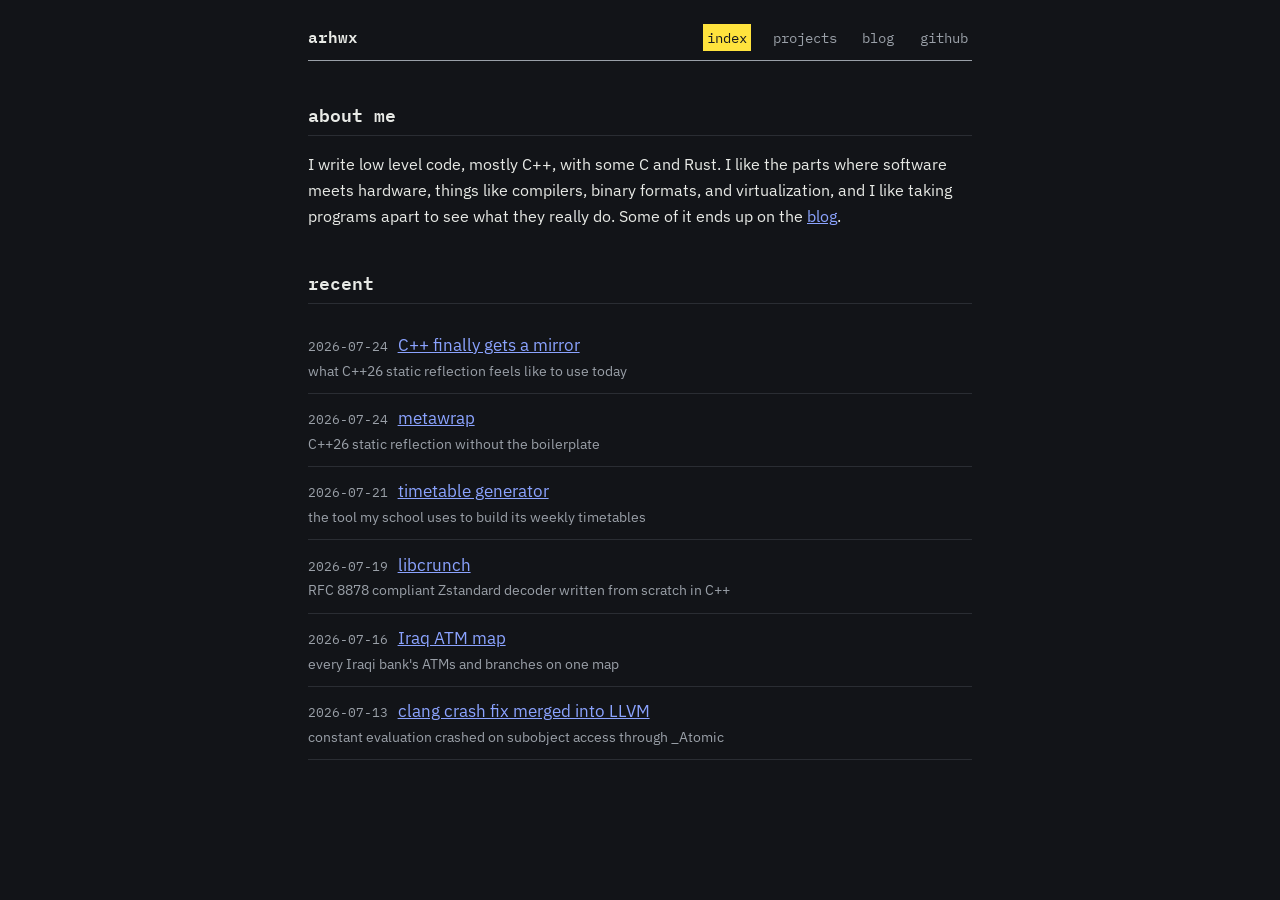
<file: index.html>
<!DOCTYPE html>
<html lang="en">
<head>
<meta charset="utf-8">
<meta name="viewport" content="width=device-width, initial-scale=1">
<title>arhwx</title>
<link href="https://fonts.googleapis.com/css2?family=IBM+Plex+Mono:wght@400;600&family=IBM+Plex+Sans:wght@400;600&display=swap" rel="stylesheet">
<link rel="stylesheet" href="/assets/site.css">
</head>
<body>
<div class="page">

<nav class="site-nav">
  <a class="wordmark" href="/">arhwx</a>
  <a href="/" aria-current="page">index</a>
  <a href="/projects/">projects</a>
  <a href="/blog/">blog</a>
  <a href="https://github.com/arhwx">github</a>
</nav>

<h2>about me</h2>
<p>I write low level code, mostly C++, with some C and Rust. I like the parts
where software meets hardware, things like compilers, binary formats, and
virtualization, and I like taking programs apart to see what they really do.
Some of it ends up on the <a href="/blog/">blog</a>.</p>

<h2>recent</h2>
<ul class="plain" id="recent"></ul>
<noscript><p class="muted">the recent list needs JavaScript; see
<a href="/projects/">projects</a> and <a href="/blog/">blog</a> instead.</p></noscript>

<script>
fetch('/data/feed.json').then(r => r.json()).then(items => {
  items.sort((a, b) => b.date.localeCompare(a.date));
  const ul = document.getElementById('recent');
  for (const item of items.slice(0, 6)) {
    const li = document.createElement('li');
    const date = document.createElement('span');
    date.className = 'date';
    date.textContent = item.date;
    const link = document.createElement('a');
    link.href = item.url;
    link.textContent = item.title;
    const note = document.createElement('div');
    note.className = 'note';
    note.textContent = item.note;
    li.append(date, link, note);
    ul.append(li);
  }
});
</script>

</div>
</body>
</html>
</file>
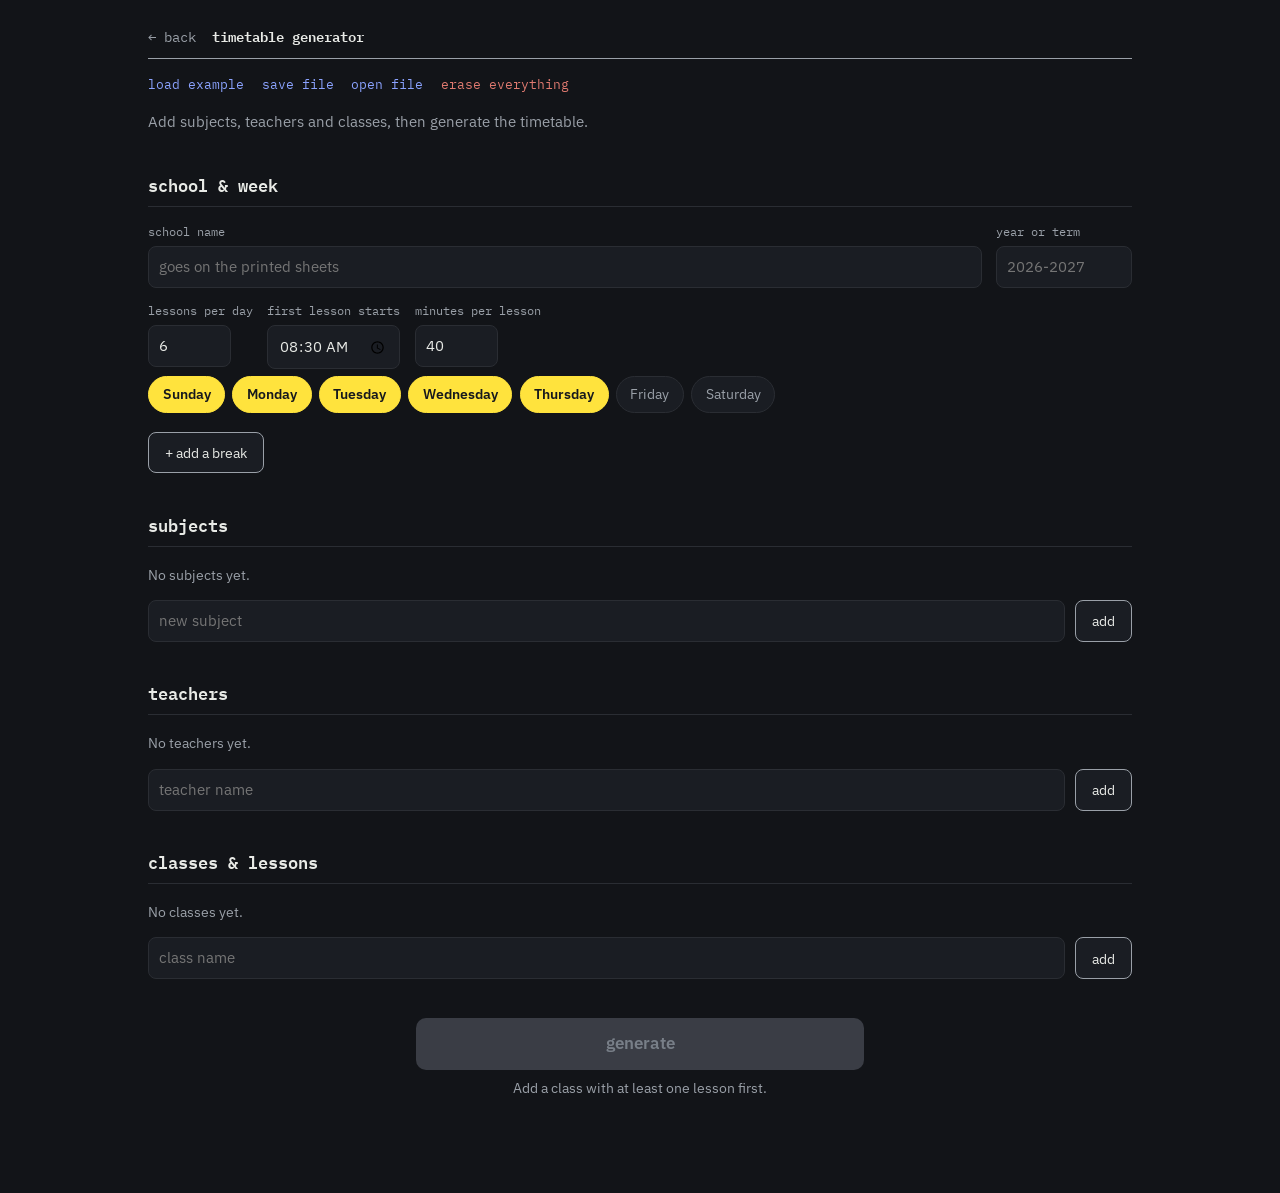
<file: projects/timetable/index.html>
<!DOCTYPE html>
<html lang="en">
<head>
<meta charset="utf-8">
<meta name="viewport" content="width=device-width, initial-scale=1">
<title>timetable generator - arhwx</title>
<link href="https://fonts.googleapis.com/css2?family=IBM+Plex+Mono:wght@400;600&family=IBM+Plex+Sans:wght@400;600&display=swap" rel="stylesheet">
<link rel="stylesheet" href="/assets/site.css">
<style>
.tt-page { max-width: 64rem; margin: 0 auto; padding: 1.5rem 1.25rem 5rem; }

.tt-top {
  display: flex;
  align-items: baseline;
  gap: 1rem;
  padding-bottom: 0.6rem;
  border-bottom: 1px solid var(--ink-soft);
  font-family: var(--mono);
  font-size: 0.9rem;
}
.tt-top .title { font-weight: 600; color: var(--ink); }

.toolbar { display: flex; flex-wrap: wrap; gap: 1.1rem; margin-top: 1rem; font-family: var(--mono); font-size: 0.8rem; }
.toolbar button { background: none; border: 0; padding: 0; color: var(--link); font: inherit; cursor: pointer; }
.toolbar button:hover { text-decoration: underline; }
.toolbar .danger { color: #e07a70; }

.intro { color: var(--ink-soft); font-size: 0.92rem; }

.step { margin-top: 2.4rem; }
.step h2 { font-size: 1.05rem; font-weight: 600; margin: 0 0 1rem; padding-bottom: 0.45rem; border-bottom: 1px solid var(--rule); }
.hint { color: var(--ink-soft); font-size: 0.82rem; margin: 0.35rem 0 0.6rem; }
.empty { color: var(--ink-soft); font-size: 0.9rem; }

.tt-page input[type="text"],
.tt-page input[type="number"],
.tt-page input[type="time"],
.tt-page select {
  background: var(--bg-raised);
  border: 1px solid var(--rule);
  border-radius: 8px;
  color: var(--ink);
  padding: 0.5rem 0.65rem;
  font: inherit;
  font-size: 0.93rem;
  min-width: 0;
}
.tt-page input:focus, .tt-page select:focus { border-color: var(--ink-soft); }
.tt-page input[type="number"] { width: 5.2rem; }

.fields { display: flex; flex-wrap: wrap; gap: 0.9rem; }
.fields + .fields { margin-top: 0.9rem; }
.field { display: flex; flex-direction: column; gap: 0.3rem; flex: 1 1 14rem; }
.field.small { flex: 0 0 auto; }
.field.small input[type="text"] { width: 8.5rem; }
.field > span { font-family: var(--mono); font-size: 0.72rem; color: var(--ink-soft); }

.daypills { display: flex; flex-wrap: wrap; gap: 0.45rem; margin-top: 0.4rem; }
.daypills button {
  border: 1px solid var(--rule);
  background: var(--bg-raised);
  color: var(--ink-soft);
  border-radius: 999px;
  padding: 0.4rem 0.85rem;
  font: inherit;
  font-size: 0.88rem;
  cursor: pointer;
}
.daypills button[aria-pressed="true"] { background: var(--mark); border-color: var(--mark); color: #16181d; font-weight: 600; }

.breaks { margin-top: 1.2rem; }
.bgrid { display: grid; grid-template-columns: 8.5rem minmax(7rem, 1fr) 5rem 2.2rem; gap: 0.45rem; align-items: center; max-width: 27rem; margin-bottom: 0.45rem; }
.bgrid.bhead { font-family: var(--mono); font-size: 0.7rem; color: var(--ink-soft); margin-bottom: 0.2rem; }
.bgrid select, .bgrid input { width: 100%; }

ul.subjects { list-style: none; padding: 0; margin: 0; }
.subjects li { display: flex; align-items: center; gap: 0.7rem; padding: 0.25rem 0; border-bottom: 1px solid var(--rule); }
.subjects .dot { width: 0.85rem; height: 0.85rem; border-radius: 3px; flex: none; }
.subjects input { flex: 1 1 10rem; background: transparent; border-color: transparent; padding: 0.35rem 0.4rem; }
.subjects input:hover, .subjects input:focus { background: var(--bg-raised); border-color: var(--rule); }

.x { background: none; border: 0; color: var(--ink-soft); cursor: pointer; font-size: 1rem; padding: 0.2rem 0.45rem; border-radius: 6px; }
.x:hover { color: #e07a70; background: var(--bg-raised); }

.add-row { display: flex; gap: 0.6rem; margin-top: 0.8rem; flex-wrap: wrap; }
.add-row input { flex: 1 1 12rem; }
.add-row button {
  border: 1px solid var(--ink-soft);
  background: var(--bg-raised);
  color: var(--ink);
  border-radius: 8px;
  padding: 0.5rem 1rem;
  font: inherit;
  font-size: 0.9rem;
  cursor: pointer;
}
.add-row button:hover { background: #232730; }

.tcard { border: 1px solid var(--rule); border-radius: 10px; background: var(--bg-raised); padding: 0.75rem 0.95rem; margin-bottom: 0.85rem; }
.trow { display: flex; align-items: center; gap: 0.6rem; flex-wrap: wrap; }
.trow input.nm { flex: 1 1 11rem; background: var(--bg); }
.badge { font-family: var(--mono); font-size: 0.74rem; color: var(--ink-soft); white-space: nowrap; }
.badge.over { color: #e07a70; }
.minibtn {
  border: 1px solid var(--rule);
  background: var(--bg);
  color: var(--ink-soft);
  border-radius: 6px;
  padding: 0.3rem 0.7rem;
  font-family: var(--mono);
  font-size: 0.78rem;
  cursor: pointer;
}
.minibtn:hover { color: var(--ink); border-color: var(--ink-soft); }

details.avail { margin-top: 0.6rem; }
details.avail summary { cursor: pointer; font-family: var(--mono); font-size: 0.78rem; color: var(--ink-soft); }
details.avail summary:hover { color: var(--ink); }
.avwrap { margin-top: 0.6rem; overflow-x: auto; }
.avrow { display: flex; align-items: center; gap: 0.3rem; margin-bottom: 0.3rem; }
.avrow.avhead { margin-bottom: 0.35rem; align-items: flex-end; }
.avday { font-family: var(--mono); font-size: 0.72rem; color: var(--ink-soft); width: 6.4rem; flex: none; }
.avcol { width: 2.4rem; flex: none; text-align: center; font-family: var(--mono); font-size: 0.66rem; color: var(--ink-soft); line-height: 1.35; }
.avcol b { display: block; font-weight: 400; font-size: 0.74rem; color: var(--ink); }
button.av {
  width: 2.4rem;
  height: 2.15rem;
  flex: none;
  border-radius: 6px;
  border: 1px solid var(--rule);
  background: none;
  cursor: pointer;
  color: #7fbf4d;
  font-size: 0.85rem;
  padding: 0;
}
button.av:hover { border-color: var(--ink-soft); }
button.av.offc { color: #e07a70; }
.avfoot { display: flex; align-items: center; gap: 0.6rem; margin-top: 0.7rem; flex-wrap: wrap; }
.avfoot .lbl { font-family: var(--mono); font-size: 0.72rem; color: var(--ink-soft); }

.lwrap { overflow-x: auto; }
.lgrid {
  display: grid;
  grid-template-columns: minmax(8.5rem, 1.3fr) minmax(8.5rem, 1.3fr) 4.6rem 5.6rem 6.8rem 2.2rem;
  gap: 0.45rem;
  align-items: center;
  min-width: 37rem;
  margin-bottom: 0.45rem;
}
.lgrid.lhead { font-family: var(--mono); font-size: 0.7rem; color: var(--ink-soft); margin-top: 0.7rem; margin-bottom: 0.2rem; }
.lgrid input[type="number"], .lgrid select { width: 100%; }
select.missing { border-color: #8a4a44; }

ul.warnings {
  list-style: none;
  padding: 0.7rem 0.9rem;
  border: 1px solid #6b3b36;
  border-radius: 8px;
  background: #221a19;
  color: #e0968c;
  font-size: 0.85rem;
  margin: 0 0 1rem;
}
.warnings li { padding: 0.15rem 0; }

.gen-btn {
  width: 100%;
  max-width: 28rem;
  min-height: 52px;
  border: 0;
  border-radius: 10px;
  background: var(--mark);
  color: #16181d;
  font: inherit;
  font-size: 1.05rem;
  font-weight: 600;
  cursor: pointer;
  display: block;
  margin: 0 auto;
}
.gen-btn:disabled { background: #3a3d45; color: #787f88; cursor: default; }
.gen-note { text-align: center; color: var(--ink-soft); font-size: 0.85rem; margin-top: 0.5rem; }

.stalebanner {
  border: 1px solid #7a5a1f;
  background: #241f14;
  color: #e0b13d;
  border-radius: 8px;
  padding: 0.5rem 0.8rem;
  font-size: 0.85rem;
  margin-top: 1rem;
}
.status { margin-top: 1rem; font-size: 0.95rem; }
.status.ok { color: #7fbf4d; }
.status.part { color: #e0b13d; }
ul.unlist { color: #e0968c; font-size: 0.85rem; margin: 0.4rem 0 0; padding-left: 1.2rem; }

.tabs { display: flex; gap: 0.4rem; align-items: center; flex-wrap: wrap; margin-top: 1.1rem; }
.tabs button {
  border: 1px solid var(--rule);
  background: var(--bg-raised);
  color: var(--ink-soft);
  border-radius: 6px;
  padding: 0.4rem 0.9rem;
  font: inherit;
  font-size: 0.9rem;
  cursor: pointer;
}
.tabs button[aria-pressed="true"] { background: var(--mark); border-color: var(--mark); color: #16181d; font-weight: 600; }
.tabs .printbtn { margin-left: auto; border-color: var(--ink-soft); color: var(--ink); }

.sheet { margin-top: 1.9rem; }
.shead { display: flex; align-items: baseline; gap: 1rem; margin-bottom: 0.5rem; flex-wrap: wrap; }
.sname { font-family: var(--mono); font-weight: 600; font-size: 1rem; }
.sschool { color: var(--ink-soft); font-size: 0.85rem; margin-left: auto; }
.sheet .scroll-x { overflow-x: auto; }
table.tt { border-collapse: separate; border-spacing: 0; width: 100%; min-width: 42rem; }
.tt th, .tt td { border-right: 1px solid var(--rule); border-bottom: 1px solid var(--rule); padding: 0.3rem 0.35rem; text-align: center; vertical-align: middle; }
.tt thead th { border-top: 1px solid var(--rule); }
.tt tr > *:first-child { border-left: 1px solid var(--rule); }
.tt thead th { font-family: var(--mono); font-size: 0.78rem; color: var(--ink-soft); font-weight: 400; padding: 0.4rem 0.3rem; }
.tt tbody th { font-family: var(--mono); font-size: 0.8rem; color: var(--ink); font-weight: 400; white-space: nowrap; padding: 0.3rem 0.6rem; }
.tt .pt { display: block; font-size: 0.68rem; color: var(--ink-soft); }
.tt th.brkh, .tt td.brkcell { background: var(--bg-raised); }
.chip { text-align: left; border-left: 3px solid var(--cc); background: var(--cs); border-radius: 6px; padding: 0.3rem 0.45rem; }
.chip .cn { font-weight: 600; font-size: 0.85rem; line-height: 1.3; }
.chip .ct { font-size: 0.72rem; color: var(--ink-soft); line-height: 1.3; }
td.offx { color: #8a4a44; font-size: 0.8rem; }

@media (max-width: 640px) {
  .tt-page { padding-left: 0.9rem; padding-right: 0.9rem; }
  .avday { width: 5.2rem; }
}

@media print {
  body { background: #fff !important; color: #000; }
  .tt-top, .no-print { display: none !important; }
  .tt-page { max-width: none; padding: 0 10mm; }
  .sheet { margin-top: 0; break-inside: avoid; break-after: page; padding-top: 8mm; }
  .sheet:last-child { break-after: auto; }
  .sheet .scroll-x { overflow: visible; }
  .shead { color: #000; margin-bottom: 3mm; }
  .sname { color: #000; font-size: 14pt; }
  .sschool { color: #333; }
  table.tt { min-width: 0; font-size: 10pt; }
  .tt th, .tt td { border-color: #000 !important; }
  .tt thead th, .tt tbody th { color: #000; background: #f2f2f2 !important; print-color-adjust: exact; -webkit-print-color-adjust: exact; }
  .tt td.brkcell, .tt th.brkh { background: #f2f2f2 !important; color: #333; print-color-adjust: exact; -webkit-print-color-adjust: exact; }
  .tt .pt { color: #333; }
  .chip { background: var(--cp) !important; border-color: var(--cc); print-color-adjust: exact; -webkit-print-color-adjust: exact; }
  .chip .cn { color: #000; }
  .chip .ct { color: #333; }
  td.offx { color: #b03a2e; }
  .stalebanner { border: 1px solid #b03a2e; background: none; color: #b03a2e; }
}
@page { size: A4 landscape; margin: 0; }
</style>
</head>
<body>
<div class="tt-page">

<nav class="tt-top">
  <a class="back" href="/projects/">&#8592; back</a>
  <span class="title">timetable generator</span>
</nav>

<main id="app"></main>

<noscript><p>This tool needs JavaScript.</p></noscript>

</div>
<script src="/assets/timetable.js"></script>
</body>
</html>
</file>
<file: assets/site.css>
:root {
  --bg: #121418;
  --bg-raised: #1a1d23;
  --ink: #e8eae6;
  --ink-soft: #9aa0a8;
  --rule: #2a2d33;
  --mark: #ffe33d;
  --link: #8ba3ff;
  --mono: "IBM Plex Mono", ui-monospace, monospace;
  --sans: "IBM Plex Sans", system-ui, sans-serif;
}

* { box-sizing: border-box; }

body {
  margin: 0;
  background: var(--bg);
  font-family: var(--sans);
  line-height: 1.6;
  color: var(--ink);
}

.page {
  max-width: 44rem;
  margin: 0 auto;
  padding: 1.5rem 1.25rem 4rem;
}

.site-nav {
  display: flex;
  flex-wrap: wrap;
  align-items: baseline;
  gap: 1.1rem;
  padding-bottom: 0.6rem;
  border-bottom: 1px solid var(--ink-soft);
  font-family: var(--mono);
  font-size: 0.9rem;
}

.site-nav .wordmark {
  font-weight: 600;
  font-size: 1rem;
  color: var(--ink);
  text-decoration: none;
  margin-right: auto;
}

.site-nav a:not(.wordmark) {
  color: var(--ink-soft);
  text-decoration: none;
  padding: 0.1rem 0.25rem;
}

.site-nav a[aria-current="page"],
.site-nav a:hover:not(.wordmark) {
  color: #16181d;
  background: var(--mark);
}

h1 {
  font-size: 1.5rem;
  margin: 2.5rem 0 0.5rem;
}

h2 {
  font-family: var(--mono);
  font-weight: 600;
  font-size: 1.15rem;
  margin: 2.4rem 0 0.8rem;
  padding-bottom: 0.4rem;
  border-bottom: 1px solid var(--rule);
}

a { color: var(--link); }

p.muted { color: var(--ink-soft); }

code { font-family: var(--mono); font-size: 0.85em; }
p code { background: var(--bg-raised); padding: 0.1rem 0.3rem; border-radius: 4px; }
pre {
  background: var(--bg-raised);
  border: 1px solid var(--rule);
  border-radius: 8px;
  padding: 0.8rem 1rem;
  overflow-x: auto;
  line-height: 1.5;
}
pre code { font-size: 0.85rem; }

.hljs-keyword, .hljs-literal { color: var(--link); }
.hljs-type, .hljs-built_in { color: #7fbfb2; }
.hljs-string, .hljs-meta-string { color: #b5c78e; }
.hljs-number { color: #d0a36f; }
.hljs-comment { color: var(--ink-soft); }
.hljs-title, .hljs-function .hljs-title { color: var(--ink); }
.hljs-meta { color: #b48ead; }

ul.plain { list-style: none; padding: 0; }
ul.plain li { padding: 0.7rem 0; border-bottom: 1px solid var(--rule); }
ul.plain a { font-size: 1.05rem; }
ul.plain .note { color: var(--ink-soft); font-size: 0.9rem; }
ul.plain .date {
  font-family: var(--mono);
  font-size: 0.8rem;
  color: var(--ink-soft);
  margin-right: 0.6rem;
}

.back {
  font-family: var(--mono);
  font-size: 0.9rem;
  color: var(--ink-soft);
  text-decoration: none;
}
.back:hover { color: #16181d; background: var(--mark); }

:focus-visible { outline: 2px solid var(--link); outline-offset: 2px; }
</file>
